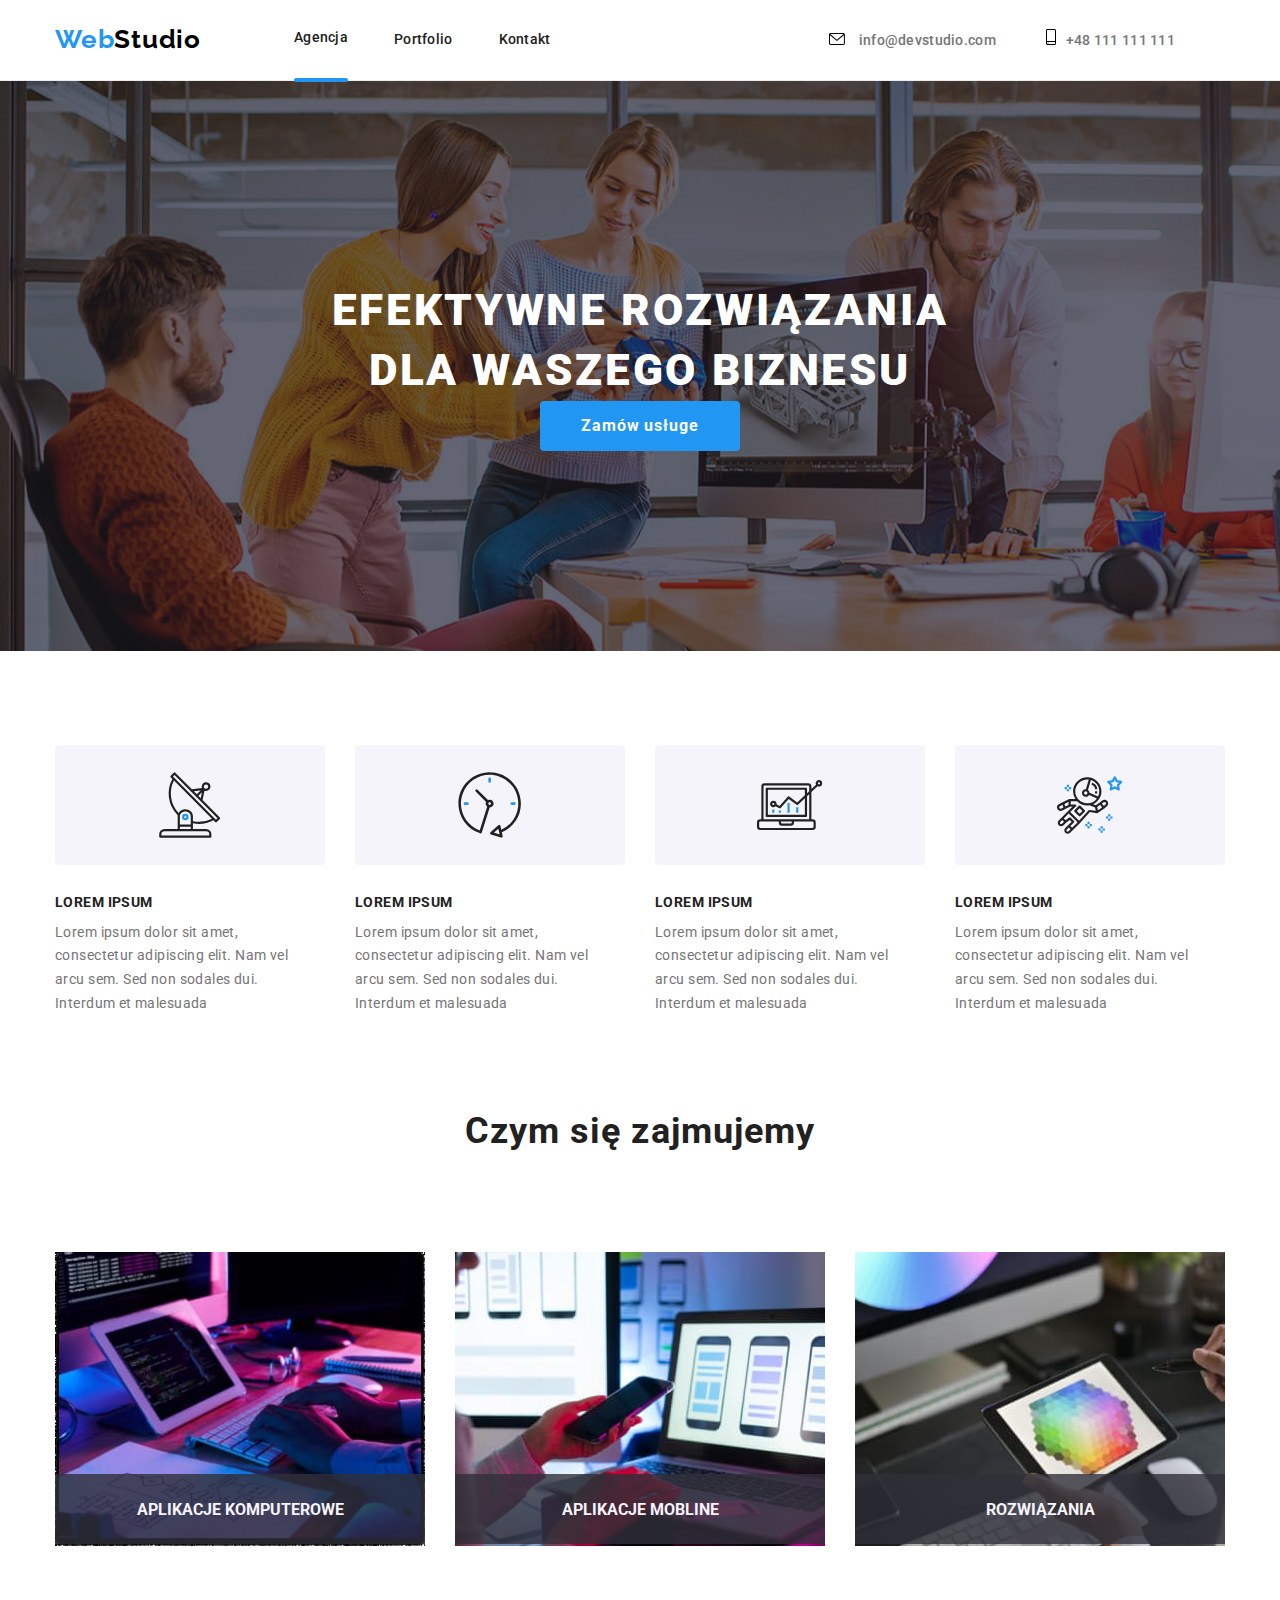
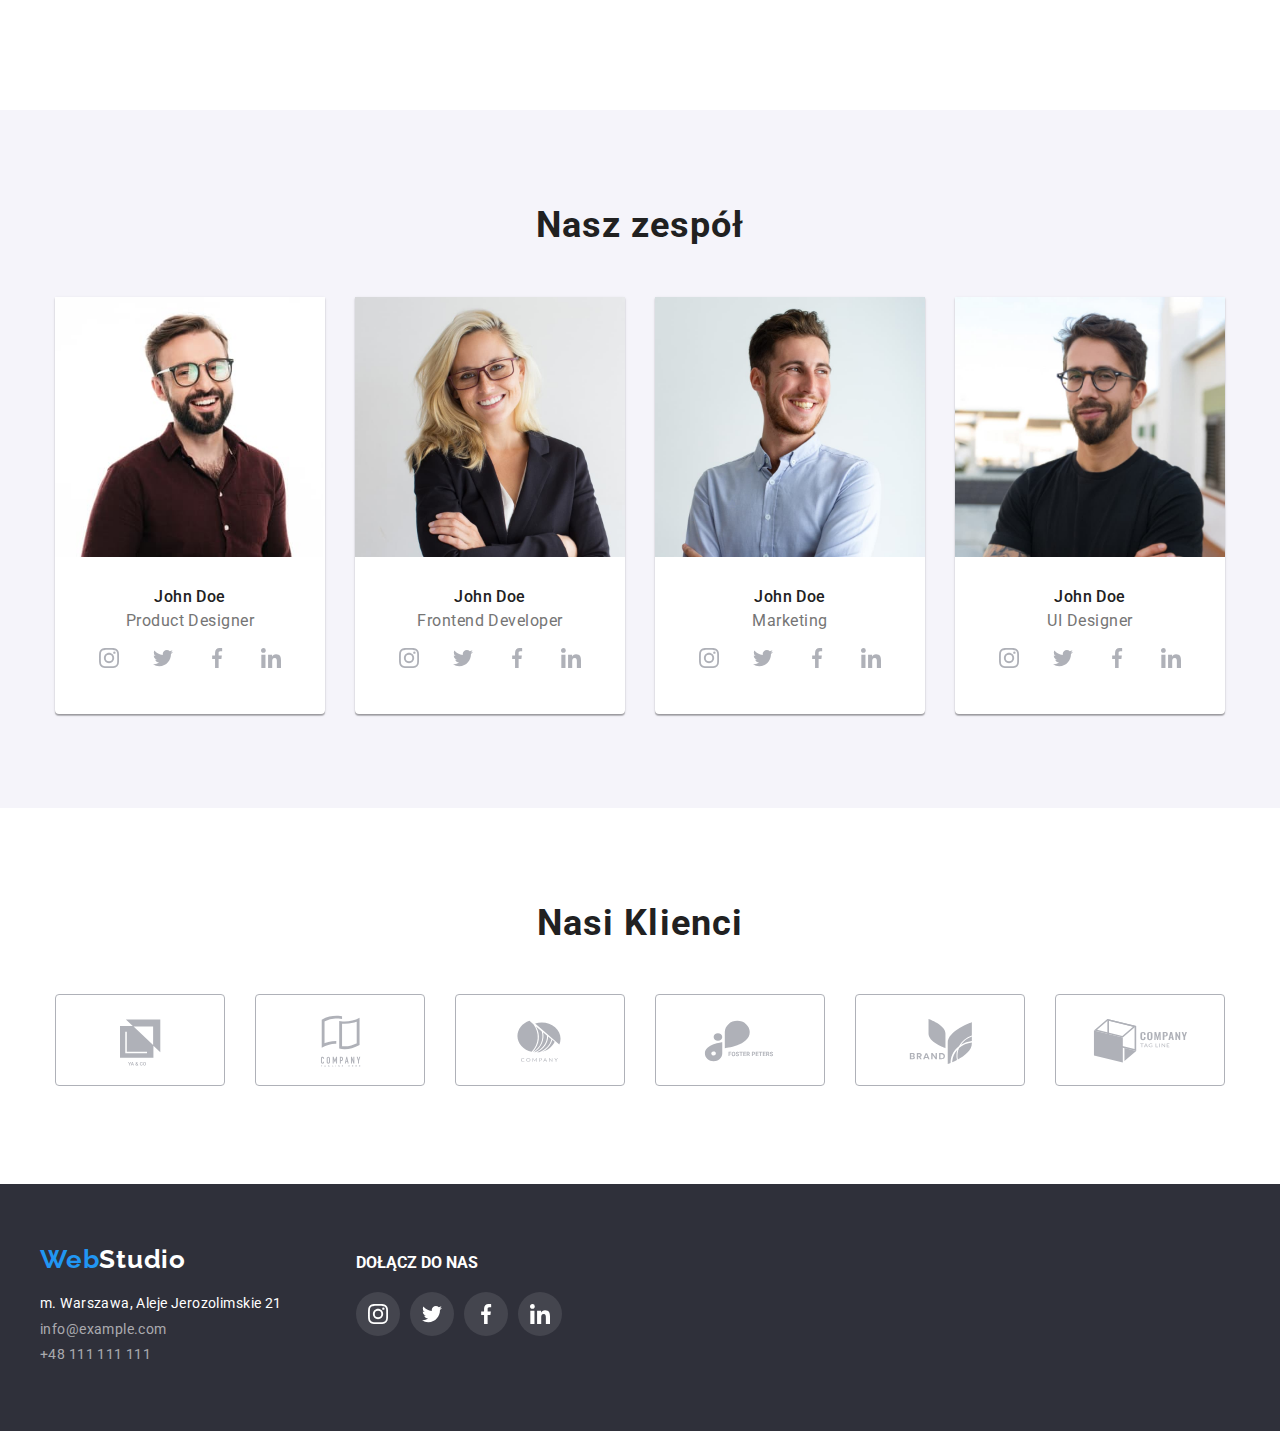
<file: index.html>
<!DOCTYPE html>
<html lang="pl">
  <head>
    <link
      rel="stylesheet"
      href="https://cdnjs.cloudflare.com/ajax/libs/modern-normalize/1.0.0/modern-normalize.min.css"
    />
    <link rel="preconnect" href="https://fonts.googleapis.com" />
    <link rel="preconnect" href="https://fonts.gstatic.com" crossorigin />
    <link
      href="https://fonts.googleapis.com/css2?family=Raleway:wght@700&family=Roboto:ital,wght@0,400;0,500;0,700;1,900&display=swap"
      rel="stylesheet"
    />
    <link href="css/style.css" rel="stylesheet" />

    <title>Zadanie domowe GOIT Polska</title>
    <meta http-equiv="x-ua-compatible" content="ie=edge" />
    <meta charset="utf-8" />
  </head>
  <body>
    <header class="nav-menu">
      <div class="container-top">
      <a class="logo-top" href="index.html">Web<span>Studio</span></a>

      <nav class="flex-nav">
        <ul class="nav">
          <li class="li-nav">
            <a class="navigation page-actives" href="/index.html">Agencja</a>
          </li>
          <li class="li-nav">
            <a class="navigation" href="portfolio.html">Portfolio</a>
          </li>
          <li class="li-nav">
            <a class="navigation" href="index.html">Kontakt</a>
          </li>
        </ul>


      </nav>
      <ul class="li-contact">
        <li>
 

        </li>
        <li >
         
         <a class="top-contact1 icons-header" href="mailto:info@devstudio.com"
            > <svg class="icon-spacing" width="16" height="12">
              <use xlink:href="./images/sprite.svg#email-logo"></use>
          </svg>
            
            info@devstudio.com</a
          >
        </li>
        <li >
          <a class="top-contact icons-header" href="tel:+48111111111"><svg class="icon-spacing" width="10"
            height="16">
            <use xlink:href="./images/sprite.svg#smartphone-logo"></use>
        </svg>+48 111 111 111</a>
        </li>
      </ul>
      </div>
    </header>
    <main>
      <section class="main section img-background">
       
        
        <h1 class="headline">
          EFEKTYWNE ROZWIĄZANIA<br />
          DLA WASZEGO BIZNESU
        </h1>
         <div class="button-main-container">
        <button type="button" class="button-main" data-modal-open >
          <span>Zamów usługe</span>
        </button></div>
      </section>

      <section class="section container">
        <ul class="assets">
          <li>
            <div class="speciality-icons">
              <svg width="65.32" height="70">
                  <use xlink:href="./images/sprite.svg#antenna-logo"></use>
              </svg>
          </div>
            <h3 class="assets-h">LOREM IPSUM</h3>
            <p class="assets-p">
              Lorem ipsum dolor sit amet, consectetur adipiscing elit. Nam vel
              arcu sem. Sed non sodales dui. Interdum et malesuada
            </p>
          </li>

          <li>
            <div class="speciality-icons">
              <svg width="65.32" height="70">
                  <use xlink:href="./images/sprite.svg#clock-logo"></use>
              </svg>
          </div>
            <h3 class="assets-h">LOREM IPSUM</h3>
            <p class="assets-p">
              Lorem ipsum dolor sit amet, consectetur adipiscing elit. Nam vel
              arcu sem. Sed non sodales dui. Interdum et malesuada
            </p>
          </li>
          <li>
            <div class="speciality-icons">
              <svg width="65.32" height="70">
                  <use xlink:href="./images/sprite.svg#diagram-logo"></use>
              </svg>
          </div>
            <h3 class="assets-h">LOREM IPSUM</h3>
            <p class="assets-p">
              Lorem ipsum dolor sit amet, consectetur adipiscing elit. Nam vel
              arcu sem. Sed non sodales dui. Interdum et malesuada
            </p>
          </li>
          <li>
            <div class="speciality-icons">
              <svg width="65.32" height="70">
                  <use xlink:href="./images/sprite.svg#astronaut-logo"></use>
              </svg>
          </div>
            <h3 class="assets-h">LOREM IPSUM</h3>

            <p class="assets-p-last">
              Lorem ipsum dolor sit amet, consectetur adipiscing elit. Nam vel
              arcu sem. Sed non sodales dui. Interdum et malesuada
            </p>
          </li>
        </ul>
      </section>
      <section class=" container main-section">
        <h2 class="main-h">Czym się zajmujemy</h2>
        <ul class="main-cointainer">
          <li class="main-img">
            <figure>
            <img
              src="images/img1.jpg"
              alt="programowanie"
              width="370"
              height="294"
            />
            <figcaption class="picture-description">Aplikacje Komputerowe</figcaption>
          </figure>
          </li>
          <li class="main-img">
            <figure>
            <img
              src="images/img2.jpg"
              alt="projektowanie"
              width="370"
              height="294"
            />
            <figcaption class="picture-description">Aplikacje Mobline</figcaption>
          </figure>
          </li>

          <li class="main-img-last">
            <figure>
            <img
              src="images/img3.jpg"
              alt="kolorowanie"
              width="370"
              height="294"
            />
            <figcaption class="picture-description">Rozwiązania</figcaption>
          </figure>
          </li>
        </ul>
      </section>
      <section class="background-main section">
        <div class="container">
          <h2 class="main-h">Nasz zespół</h2>
          <ul class="team-container">
            <li class="team-li">
              <img
                src="images/person1.jpg"
                alt="Mężczyzna"
                width="270"
                height="260"
              />
              <h3 class="name">John Doe</h3>
              <span class="job">Product Designer</span>
              <ul class="team-card-icons">
                <li>
                    <a href="#">
                        <svg class="card-icons">
                            <use xlink:href="./images/sprite.svg#instagram-logo" width="20" height="20" x="12"
                                y="12"></use>
                        </svg>
                    </a>
                </li>
                <li>
                    <a href="#">
                        <svg class="card-icons">
                            <use xlink:href="./images/sprite.svg#twitter-logo" width="20" height="20" x="12" y="12">
                            </use>
                        </svg>
                    </a>
                </li>
                <li>
                    <a href="#">
                        <svg class="card-icons">
                            <use xlink:href="./images/sprite.svg#facebook-logo" width="20" height="20" x="12" y="12">
                            </use>
                        </svg>
                    </a>
                </li>
                <li>
                    <a href="#">
                        <svg class="card-icons">
                            <use xlink:href="./images/sprite.svg#linkin-logo" width="20" height="20" x="12" y="12">
                            </use>
                        </svg>
                    </a>
                </li>
            </ul>
            </li>

            <li class="team-li">
              <img
                src="images/person2.jpg"
                alt="Kobieta"
                width="270"
                height="260"
              /></span>
              <h3 class="name">John Doe</h3>
              <span class="job">Frontend Developer</span>

              <ul class="team-card-icons">
                <li>
                    <a href="#">
                        <svg class="card-icons">
                            <use xlink:href="./images/sprite.svg#instagram-logo" width="20" height="20" x="12"
                                y="12"></use>
                        </svg>
                    </a>
                </li>
                <li>
                    <a href="#">
                        <svg class="card-icons">
                            <use xlink:href="./images/sprite.svg#twitter-logo" width="20" height="20" x="12" y="12">
                            </use>
                        </svg>
                    </a>
                </li>
                <li>
                    <a href="#">
                        <svg class="card-icons">
                            <use xlink:href="./images/sprite.svg#facebook-logo" width="20" height="20" x="12" y="12">
                            </use>
                        </svg>
                    </a>
                </li>
                <li>
                    <a href="#">
                        <svg class="card-icons">
                            <use xlink:href="./images/sprite.svg#linkin-logo" width="20" height="20" x="12" y="12">
                            </use>
                        </svg>
                    </a>
                </li>
            </ul>
            </li>

            <li class="team-li">
              <img
                src="images/person3.jpg"
                alt="Mężczyzna"
                width="270"
                height="260"
              />
              <h3 class="name">John Doe</h3>
              <span class="job">Marketing</span>
              <ul class="team-card-icons">
                <li>
                    <a href="#">
                        <svg class="card-icons">
                            <use xlink:href="./images/sprite.svg#instagram-logo" width="20" height="20" x="12"
                                y="12"></use>
                        </svg>
                    </a>
                </li>
                <li>
                    <a href="#">
                        <svg class="card-icons">
                            <use xlink:href="./images/sprite.svg#twitter-logo" width="20" height="20" x="12" y="12">
                            </use>
                        </svg>
                    </a>
                </li>
                <li>
                    <a href="#">
                        <svg class="card-icons">
                            <use xlink:href="./images/sprite.svg#facebook-logo" width="20" height="20" x="12" y="12">
                            </use>
                        </svg>
                    </a>
                </li>
                <li>
                    <a href="#">
                        <svg class="card-icons">
                            <use xlink:href="./images/sprite.svg#linkin-logo" width="20" height="20" x="12" y="12">
                            </use>
                        </svg>
                    </a>
                </li>
            </ul>

            </li>
          
            <li class="team-li">
              <img
                src="images/person4.jpg"
                alt="Mężczyzna"
                width="270"
                height="260"
              />
              <h3 class="name">John Doe</h3>
              <span class="job">UI Designer</span>
              <ul class="team-card-icons">
              <li>
                  <a href="#">
                      <svg class="card-icons">
                          <use xlink:href="./images/sprite.svg#instagram-logo" width="20" height="20" x="12"
                              y="12"></use>
                      </svg>
                  </a>
              </li>
              <li>
                  <a href="#">
                      <svg class="card-icons">
                          <use xlink:href="./images/sprite.svg#twitter-logo" width="20" height="20" x="12" y="12">
                          </use>
                      </svg>
                  </a>
              </li>
              <li>
                  <a href="#">
                      <svg class="card-icons">
                          <use xlink:href="./images/sprite.svg#facebook-logo" width="20" height="20" x="12" y="12">
                          </use>
                      </svg>
                  </a>
              </li>
              <li>
                  <a href="#">
                      <svg class="card-icons">
                          <use xlink:href="./images/sprite.svg#linkin-logo" width="20" height="20" x="12" y="12">
                          </use>
                      </svg>
                  </a>
              </li>
          </ul>
            </li>
          </ul>
        </div>
      </section>

      <section class="section-clients">
        <div class="container">
            <h2 class="main-h">Nasi Klienci</h2>
            <ul class="client-logos">
                <li><a href="#">
                        <svg class="client-logo">
                            <use xlink:href="./images/sprite.svg#company-logo-1" width="106" height="60" x="32"
                                y="17"></use>
                        </svg>
                    </a>
                <li><a href="#">
                        <svg class="client-logo">
                            <use xlink:href="./images/sprite.svg#company-logo-2" width="106" height="60" x="32"
                                y="17"></use>
                        </svg>
                    </a>
                </li>
                <li><a href="#">
                        <svg class="client-logo">
                            <use xlink:href="./images/sprite.svg#company-logo-3" width="106" height="60" x="32"
                                y="17"></use>
                        </svg>
                    </a>
                </li>
                <li><a href="#">
                        <svg class="client-logo">
                            <use xlink:href="./images/sprite.svg#company-logo-4" width="106" height="60" x="38"
                                y="17"></use>
                        </svg>
                    </a>
                </li>
                <li><a href="#">
                        <svg class="client-logo">
                            <use xlink:href="./images/sprite.svg#company-logo-5" width="106" height="60" x="32"
                                y="17"></use>
                        </svg>
                    </a>
                </li>
                <li><a href="#">
                        <svg class="client-logo">
                            <use xlink:href="./images/sprite.svg#company-logo-6" width="106" height="60" x="32"
                                y="17"></use>
                        </svg>
                    </a>
                </li>
            </ul>
        </div>
    </section>





    </main>
    <footer class="footer">
     
      <section class="container-footer">
        
        <div class="footer-contacts">
        <a class="logo" href="index.html"
          >Web<span class="logo-bottom">Studio</span></a
        >

        <address>
          <ul>
            <li class="address-bottom">m. Warszawa, Aleje Jerozolimskie 21</li>
            <li>
              <a class="contact-bottom" href="mailto:info@example.com">
                info@example.com</a
              >
            </li>
            <li>
              <a class="contact-bottom" href="tel:+48111111111"
                >+48 111 111 111</a
              >
            </li>
          </ul>
        </address>
      </div>
        <div>
          <h4 class="footer-header">Dołącz do Nas</h4>
          <ul class="footer-icons">
              <li>
                  <a href="#">
                      <svg class="footer-icon">
                          <use xlink:href="./images/sprite.svg#instagram-logo" width="20" height="20" x="12"
                              y="12"></use>
                      </svg>
                  </a>
              </li>
              <li>
                  <a href="#">
                      <svg class="footer-icon">
                          <use xlink:href="./images/sprite.svg#twitter-logo" width="20" height="20" x="12" y="12">
                          </use>
                      </svg>
                  </a>
              </li>
              <li>
                  <a href="#">
                      <svg class="footer-icon">
                          <use xlink:href="./images/sprite.svg#facebook-logo" width="20" height="20" x="12" y="12">
                          </use>
                      </svg>
                  </a>
              </li>
              <li>
                  <a href="#">
                      <svg class="footer-icon">
                          <use xlink:href="./images/sprite.svg#linkin-logo" width="20" height="20" x="12" y="12">
                          </use>
                      </svg>
                  </a>
              </li>
          </ul>
      </div>
    </div>
  </div>

      </section>
    </footer>

    <div class="backdrop is-hidden" data-modal>
      <div class="modal">
          <button type="button" class="close-btn" data-modal-close><svg class="close-area">
                  <use xlink:href="./images/sprite.svg#x" width="11px" height="11px" x="3" y="7.5"></use>
              </svg>
          </button>
      </div>
  </div>

    <script src="./js/modal.js">
    </script>
  </body>
</html>
</file>
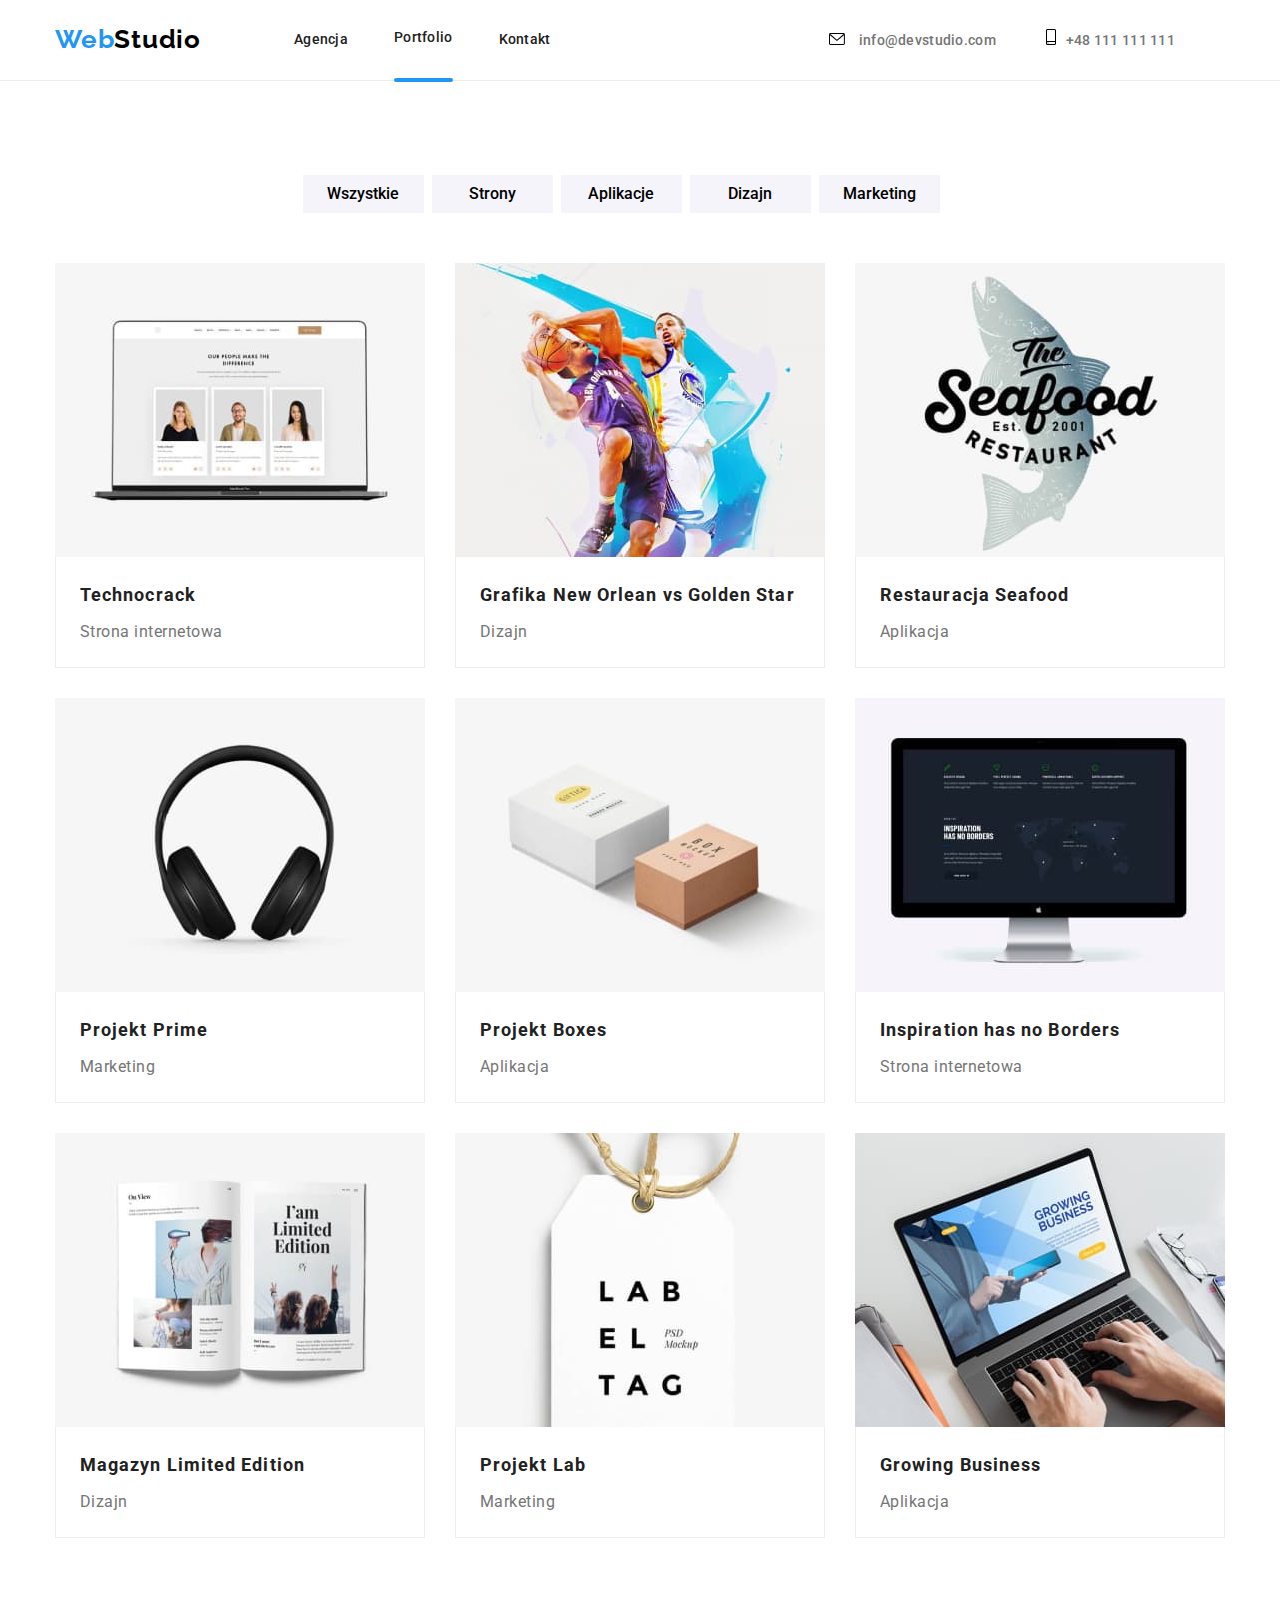
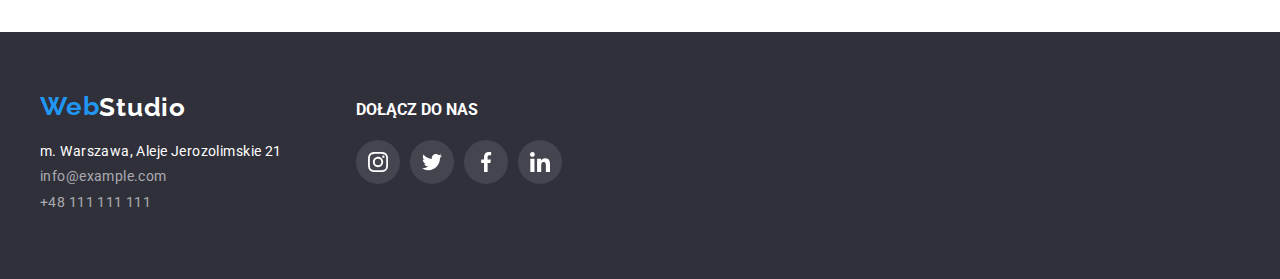
<file: portfolio.html>
<!DOCTYPE html>
<html lang="pl">
  <head>
    <link
      rel="stylesheet"
      href="https://cdnjs.cloudflare.com/ajax/libs/modern-normalize/1.0.0/modern-normalize.min.css"
    />
    <link rel="preconnect" href="https://fonts.googleapis.com" />
    <link rel="preconnect" href="https://fonts.gstatic.com" crossorigin />
    <link
      href="https://fonts.googleapis.com/css2?family=Raleway:wght@700&family=Roboto:ital,wght@0,400;0,500;0,700;1,900&display=swap"
      rel="stylesheet"
    />
    <link href="css/style.css" rel="stylesheet" />

    <title>Zadanie domowe GOIT Polska</title>
    <meta http-equiv="x-ua-compatible" content="ie=edge" />
    <meta charset="utf-8" />
  </head>
  <body>
    <header class="nav-menu">
      <div class="container-top">
      <a class="logo-top" href="index.html">Web<span>Studio</span></a>

      <nav class="flex-nav">
        <ul class="nav">
          <li class="li-nav">
            <a class="navigation" href="index.html">Agencja</a>
          </li>
          <li class="li-nav">
            <a class="navigation page-actives" href="portfolio.html">Portfolio</a>
          </li>
          <li class="li-nav">
            <a class="navigation" href="index.html">Kontakt</a>
          </li>
        </ul>


      </nav>
      <ul class="li-contact">
        <li>
 

        </li>
        <li >
         
         <a class="top-contact1 icons-header" href="mailto:info@devstudio.com"
            > <svg class="icon-spacing" width="16" height="12">
              <use xlink:href="./images/sprite.svg#email-logo"></use>
          </svg>
            
            info@devstudio.com</a
          >
        </li>
        <li >
          <a class="top-contact icons-header" href="tel:+48111111111"><svg class="icon-spacing" width="10"
            height="16">
            <use xlink:href="./images/sprite.svg#smartphone-logo"></use>
        </svg>+48 111 111 111</a>
        </li>
      </ul>
      </div>
    </header>

    <main>
      <section>
        <ul class="buttons-container">
          <li class="button-li">
            <button type="button" class="button">Wszystkie</button>
          </li>
          <li class="button-li">
            <button type="button" class="button">Strony</button>
          </li>
          <li class="button-li">
            <button type="button" class="button">Aplikacje</button>
          </li>
          <li class="button-li">
            <button type="button" class="button">Dizajn</button>
          </li>
          <li>
            <button type="button" class="button">Marketing</button>
          </li>
        </ul>
      </section>

      <section class="container section-portfolio">
        <ul class="card-set">
          <li class="portfolio-description">
            
          <div class="product-info">
            <div class="product-anime">
                <p>
                    Technocrack jest popularną<br>
                    platformą wykorzystywaną do<br>
                    rozpowszechniania koronawirusa.<br>
                    Firmy wykorzystują tę platformę do<br>
                    celów szpiegowskich i ataków na<br>
                    niezabezpieczone serwery <br>konkurencji.
                </p>
              </div>
            </div>
                   <img 
              src="images/portfolio1.jpg"
              alt="Strona internetowa"
              width="370"
              height="294"
            />
            <div class="icon-border">
              <h3 class="portfolio-h">Technocrack</h3>
              <p class="portfolio-p">Strona internetowa</p>
            </div>
       
          </li>
          <li class="portfolio-description">
            <div class="product-info">
              <div class="product-anime">
                  <p>
                      Technocrack jest popularną<br>
                      platformą wykorzystywaną do<br>
                      rozpowszechniania koronawirusa.<br>
                      Firmy wykorzystują tę platformę do<br>
                      celów szpiegowskich i ataków na<br>
                      niezabezpieczone serwery <br>konkurencji.
                  </p>
              </div>
          </div>
            <img
              src="images/portfolio2.jpg"
              alt="Koszykarze"
              width="370"
              height="294"
            />
            <div class="icon-border">
              <h3 class="portfolio-h">Grafika New Orlean vs Golden Star</h3>
              <p class="portfolio-p">Dizajn</p>
            </div>
          </li>

          <li class="portfolio-description class=icon-border">
            <div class="product-info">
              <div class="product-anime">
                  <p>
                      Technocrack jest popularną<br>
                      platformą wykorzystywaną do<br>
                      rozpowszechniania koronawirusa.<br>
                      Firmy wykorzystują tę platformę do<br>
                      celów szpiegowskich i ataków na<br>
                      niezabezpieczone serwery <br>konkurencji.
                  </p>
              </div>
          </div>
            <img
              src="images/portfolio3.jpg"
              alt="Logo restauracji"
              width="370"
              height="294"
            />
            <div class="icon-border">
              <h3 class="portfolio-h">Restauracja Seafood</h3>
              <p class="portfolio-p">Aplikacja</p>
            </div>
          </li>

          <li class="portfolio-description">
            <div class="product-info">
              <div class="product-anime">
                  <p>
                      Technocrack jest popularną<br>
                      platformą wykorzystywaną do<br>
                      rozpowszechniania koronawirusa.<br>
                      Firmy wykorzystują tę platformę do<br>
                      celów szpiegowskich i ataków na<br>
                      niezabezpieczone serwery <br>konkurencji.
                  </p>
              </div>
          </div>
            <img
              src="images/portfolio4.jpg"
              alt="Słuchawki"
              width="370"
              height="294"
            />
            <div class="icon-border">
              <h3 class="portfolio-h">Projekt Prime</h3>
              <p class="portfolio-p">Marketing</p>
            </div>
          </li>

          <li class="portfolio-description">
            <div class="product-info">
              <div class="product-anime">
                  <p>
                      Technocrack jest popularną<br>
                      platformą wykorzystywaną do<br>
                      rozpowszechniania koronawirusa.<br>
                      Firmy wykorzystują tę platformę do<br>
                      celów szpiegowskich i ataków na<br>
                      niezabezpieczone serwery <br>konkurencji.
                  </p>
              </div>
          </div>
            <img
              src="images/portfolio5.jpg"
              alt="Pudełka"
              width="370"
              height="294"
            />
            <div class="icon-border">
              <h3 class="portfolio-h">Projekt Boxes</h3>
              <p class="portfolio-p">Aplikacja</p>
            </div>
          </li>

          <li class="portfolio-description">
            <div class="product-info">
              <div class="product-anime">
                  <p>
                      Technocrack jest popularną<br>
                      platformą wykorzystywaną do<br>
                      rozpowszechniania koronawirusa.<br>
                      Firmy wykorzystują tę platformę do<br>
                      celów szpiegowskich i ataków na<br>
                      niezabezpieczone serwery <br>konkurencji.
                  </p>
              </div>
          </div>
            <img
              src="images/portfolio6.jpg"
              alt="Monitor"
              width="370"
              height="294"
            />
            <div class="icon-border">
              <h3 class="portfolio-h">Inspiration has no Borders</h3>
              <p class="portfolio-p">Strona internetowa</p>
            </div>
          </li>

          <li class="portfolio-description">
            <div class="product-info">
              <div class="product-anime">
                  <p>
                      Technocrack jest popularną<br>
                      platformą wykorzystywaną do<br>
                      rozpowszechniania koronawirusa.<br>
                      Firmy wykorzystują tę platformę do<br>
                      celów szpiegowskich i ataków na<br>
                      niezabezpieczone serwery <br>konkurencji.
                  </p>
              </div>
          </div>
            <img
              src="images/portfolio7.jpg"
              alt="Gazeta"
              width="370"
              height="294"
            />
            <div class="icon-border">
              <h3 class="portfolio-h">Magazyn Limited Edition</h3>
              <p class="portfolio-p">Dizajn</p>
            </div>
          </li>

          <li class="portfolio-description">
            <div class="product-info">
              <div class="product-anime">
                  <p>
                      Technocrack jest popularną<br>
                      platformą wykorzystywaną do<br>
                      rozpowszechniania koronawirusa.<br>
                      Firmy wykorzystują tę platformę do<br>
                      celów szpiegowskich i ataków na<br>
                      niezabezpieczone serwery <br>konkurencji.
                  </p>
              </div>
          </div>
            <img
              src="images/portfolio8.jpg"
              alt="Słuchawki"
              width="370"
              height="294"
            />
            <div class="icon-border">
              <h3 class="portfolio-h">Projekt Lab</h3>
              <p class="portfolio-p">Marketing</p>
            </div>
          </li>

          <li class="portfolio-description">
            <div class="product-info">
              <div class="product-anime">
                  <p>
                      Technocrack jest popularną<br>
                      platformą wykorzystywaną do<br>
                      rozpowszechniania koronawirusa.<br>
                      Firmy wykorzystują tę platformę do<br>
                      celów szpiegowskich i ataków na<br>
                      niezabezpieczone serwery <br>konkurencji.
                  </p>
              </div>
          </div>
            <img
              src="images/portfolio9.jpg"
              alt="Laptop"
              width="370"
              height="294"
            />
            <div class="icon-border">
              <h3 class="portfolio-h">Growing Business</h3>
              <p class="portfolio-p">Aplikacja</p>
            </div>
          </li>
        </ul>
      </section>
    </main>
    <footer class="footer">
     
      <section class="container-footer">
        
        <div class="footer-contacts">
        <a class="logo" href="index.html"
          >Web<span class="logo-bottom">Studio</span></a
        >

        <address>
          <ul>
            <li class="address-bottom">m. Warszawa, Aleje Jerozolimskie 21</li>
            <li>
              <a class="contact-bottom" href="mailto:info@example.com">
                info@example.com</a
              >
            </li>
            <li>
              <a class="contact-bottom" href="tel:+48111111111"
                >+48 111 111 111</a
              >
            </li>
          </ul>
        </address>
      </div>
        <div>
          <h4 class="footer-header">Dołącz do Nas</h4>
          <ul class="footer-icons">
              <li>
                  <a href="#">
                      <svg class="footer-icon">
                          <use xlink:href="./images/sprite.svg#instagram-logo" width="20" height="20" x="12"
                              y="12"></use>
                      </svg>
                  </a>
              </li>
              <li>
                  <a href="#">
                      <svg class="footer-icon">
                          <use xlink:href="./images/sprite.svg#twitter-logo" width="20" height="20" x="12" y="12">
                          </use>
                      </svg>
                  </a>
              </li>
              <li>
                  <a href="#">
                      <svg class="footer-icon">
                          <use xlink:href="./images/sprite.svg#facebook-logo" width="20" height="20" x="12" y="12">
                          </use>
                      </svg>
                  </a>
              </li>
              <li>
                  <a href="#">
                      <svg class="footer-icon">
                          <use xlink:href="./images/sprite.svg#linkin-logo" width="20" height="20" x="12" y="12">
                          </use>
                      </svg>
                  </a>
              </li>
          </ul>
      </div>
    </div>
  </div>

      </section>
    </footer>
  </body>
</html>
</file>
<file: css/style.css>
:root {
  --button-color: #f5f4fa;
  --h-color: #212121;
  --p-color: #757575;
  --hover-links-color: #2196f3;
  --semi-text-color: #ffffff;
  --iconcolor: #afb1b8;
  --footericon: rgba(255, 255, 255, 0.1);
  --background-main: #2f303a66;
  --darkgrey: #2f303a;
  --backgroundbackdrop: rgba(0, 0, 0, 0.2);
}

img {
  display: block;
}

* {
  box-sizing: border-box;
}
a {
  text-decoration: none;
  margin: 0;
  padding: 0;
}
ul {
  list-style-type: none;
}

ul,
p,
h1,
h2,
h3,
h4 {
  margin: 0;
  padding: 0;
}

body {
  font-family: "Roboto", "Raleway", sans-serif;
  color: var(--p-color);
}

.container-top {
  display: flex;
  max-width: 1200px;
  width: 100%;
  padding: 0 15px;
  margin: 0 auto;
  align-items: center;
}
.container {
  display: block;
  padding: 0 15px;
  width: 1200px;
  margin: 0 auto;
}

.container-footer {
  display: flex;

  width: 1200px;
  margin: 0 auto;
  align-items: baseline;
}

.section {
  padding-top: 94px;
  padding-bottom: 94px;
}

.footer-contacts {
  width: 246px;
}
.main-section {
}

.section-portfolio {
  padding-top: 50px;
  padding-bottom: 94px;
}

.nav-menu {
  background: var(--semi-text-color);

  line-height: 1.19;
  color: var(--h-color);
  display: flex;
  padding: 24px 0px 25px 0px;
  border-bottom: solid 1px #ececec;
}
.logo > span {
  align-items: center;
  display: flex;
  color: var(--h-color);
}

.logo-top {
  display: flex;
  font-family: "Raleway";
  font-weight: 700;
  font-size: 26px;
  align-items: center;
  letter-spacing: 0.03em;
  color: var(--hover-links-color);
  /* margin-left: auto; */
}
.logo-top > span {
  color: black;
}

.flex-nav {
  display: flex;
  /* padding: 32px 0; */
  margin-left: 93px;
  justify-content: space-between;
}

.li-nav {
  padding-right: 46px;
}
.icon {
  margin-left: 12px;
  margin-right: 12px;
  border: 2px dashed #2a2a2a;
  /* border-radius: 8px; */
  fill: none;
}

.svg-header {
  margin-right: 10px;
}

.nav {
  line-height: 1.14;
  display: flex;
  align-items: center;
  justify-content: space-between;
  /* margin-left: 93px; */
}
.navigation {
  font-weight: 500;
  font-size: 14px;
  letter-spacing: 0.02em;
  color: var(--h-color);
  line-height: 1.14;
  transition: 250ms cubic-bezier(0.4, 0, 0.2, 1);
  transition-property: color;
}

.navigation:hover {
  color: var(--hover-links-color);
}

.navigation:focus {
  color: var(--hover-links-color);
}

.navigation:active {
  color: var(--hover-links-color);
}

.img-background {
  display: flex;
  max-width: 1600px;
  max-height: 600px;
  margin: auto;
  background-image: linear-gradient(
      rgba(47, 48, 58, 0.4),
      rgba(47, 48, 58, 0.4),
      rgba(47, 48, 58, 0.4),
      rgba(47, 48, 58, 0.4)
    ),
    url("../images/background.jpg");
  background-repeat: no-repeat;

  background-color: var(--background-main);

  color: var(--semi-text-color);
}
.li-contact {
  display: flex;
  gap: 50px;
  align-items: center;
  padding-right: 50px;
  margin-left: auto;
}

.top-contact1 {
  font-weight: 500;
  font-size: 14px;
  line-height: 1.14;
  letter-spacing: 0.02em;
  color: var(--p-color);
  margin-left: auto;
}
.top-contact {
  width: 115px;
  font-weight: 500;
  font-size: 14px;
  line-height: 1.14;
  letter-spacing: 0.02em;
  color: var(--p-color);
  transition: 250ms cubic-bezier(0.4, 0, 0.2, 1);
  transition-property: fill, color;
}
.top-contact:hover {
  color: var(--hover-links-color);
}
.top-contact1:hover {
  color: var(--hover-links-color);
}

.main {
  /* background: #2f303a; */
  display: flex;
  align-items: center;
  justify-content: center;
  flex-direction: column;
  padding: 200px 0;
}

.headline {
  font-weight: 900;
  font-size: 44px;
  line-height: 1.36;
  text-align: center;
  letter-spacing: 0.06em;
  text-transform: uppercase;
  color: var(--semi-text-color);
  /* padding-top: 200px;
  padding-bottom: 30px; */
}

.button {
  width: 121px;
  height: 38px;
  border: none;
  padding: 6px 22px;
  background: var(--button-color);
  align-content: center;
  margin-right: 8px;
  font-weight: 500;
  transition: 250ms cubic-bezier(0.4, 0, 0.2, 1);
}

.buttons-container {
  display: flex;
  align-items: center;
  /* justify-content: space-between; */
  /* margin-left: 532px; */
  padding-top: 94px;
  padding-right: 30px;
  justify-content: center;
  margin-left: auto;
}

.button:hover {
  cursor: pointer;
  color: var(--semi-text-color);
  background-color: var(--hover-links-color);
  /* shadow-middle */
  box-shadow: 0px 3px 1px rgba(0, 0, 0, 0.1), 0px 1px 2px rgba(0, 0, 0, 0.08),
    0px 2px 2px rgba(0, 0, 0, 0.12);
}

.button-main {
  background-color: var(--hover-links-color);
  border-radius: 4px;
  border-style: none;
  width: 200px;
  height: 50px;
  color: var(--button-color);
  cursor: pointer;
  font-size: 16px;
  font-weight: 700;
  font-family: "Roboto";
  transition: 250ms cubic-bezier(0.4, 0, 0.2, 1);
  transition-property: background-color, transform;
}

.button-main:hover {
  box-shadow: 2px 2px 10px var(--darkgrey);
  background-color: var(--p-color);
  transform: scale(1.05) translateY(0.125rem);
}

.buttons-container :hover {
  cursor: pointer;
}
.button-main-container :hover {
  cursor: pointer;
}

.button-main > span {
  font-weight: 700;
  font-size: 16px;
  line-height: 1.875;
  color: var(--semi-text-color);
  align-items: center;
  letter-spacing: 0.06em;
}

.assets {
  display: flex;
  gap: 30px;
  justify-content: center;
}

.button-li {
  display: flex;
  align-items: center;
  justify-content: center;
}

.assets-h {
  font-size: 14px;
  line-height: 1.14;
  letter-spacing: 0.03em;
  text-transform: uppercase;

  color: var(--h-color);
}

.assets-p {
  font-size: 14px;
  line-height: 1.71;
  /* or 171% */
  padding-right: 30px;
  padding-top: 10px;
  letter-spacing: 0.03em;
}
.assets-p-last {
  font-size: 14px;
  line-height: 1.71;
  /* or 171% */
  padding-right: 30px;
  padding-top: 10px;
  letter-spacing: 0.03em;
}

.card-set {
  display: flex;
  flex-wrap: wrap;
  gap: 30px;
  margin-left: 215px;
  align-items: center;
  /* justify-content: center; */
  margin: 0 auto;
  /* text-align: center; */
}

.portfolio-h {
  display: flex;
  font-size: 18px;
  letter-spacing: 0.06em;
  line-height: 2;
  color: var(--h-color);
  text-align: left;
  justify-content: left;
  padding-left: 24px;
  padding-top: 20px;
}
.portfolio-p {
  display: flex;
  text-align: left;
  justify-content: left;
  padding-left: 24px;
  padding-bottom: 20px;
  padding-top: 4px;
}
.icon-border {
  border-bottom: 1px solid #eeeeee;
  border-right: 1px solid #eeeeee;
  border-left: 1px solid #eeeeee;
}
.portfolio-description {
  overflow: hidden;
  font-size: 16px;
  line-height: 1.875;
  /* border: 1px solid #eeeeee; */
  /* identical to box height, or 188% */
  flex-basis: calc((100% - 60px) / 3);
  letter-spacing: 0.03em;
  text-align: center;
  color: var(--p-color);
  background: #ffffff;
  transition: 250ms cubic-bezier(0.4, 0, 0.2, 1);
  transition-property: box-shadow;
}

.portfolio-description:hover {
  cursor: pointer;
  box-shadow: 1px 4px 6px 0px rgba(0, 0, 0, 0.16);
}

.background-main {
  background-color: #f5f4fa;
}

.main-h {
  display: flex;
  justify-content: center;

  font-size: 36px;
  line-height: 1.17;
  text-align: center;
  letter-spacing: 0.03em;
  color: var(--h-color);
  padding-bottom: 50px;
}

.main-cointainer {
  display: flex;
  justify-content: center;
}

.main-img {
  padding-right: 30px;
  padding-top: 50px;
  padding-bottom: 94px;
  display: flex;
  gap: 30px;
}

.main-img-last {
  padding-top: 50px;
  display: flex;
}

.team-container {
  display: flex;
  flex-direction: row;
  justify-content: center;
  gap: 30px;
}

.team-li {
  display: flex;
  flex-direction: column;
  align-items: center;
  background-color: white;

  /* padding-bottom: 30px;
  padding-right: 30px; */
  box-shadow: 0px 1px 3px rgba(0, 0, 0, 0.12), 0px 1px 1px rgba(0, 0, 0, 0.14),
    0px 2px 1px rgba(0, 0, 0, 0.2);
  border-radius: 0px 0px 4px 4px;
}

.team-li-last {
  display: flex;
  flex-direction: column;
  align-items: center;
  background-color: white;
  padding-bottom: 30px;
}

.name {
  font-weight: 500;
  font-size: 16px;
  line-height: 1.1875;

  text-align: center;
  letter-spacing: 0.03em;

  color: var(--h-color);
  padding-top: 30px;
}
.job {
  display: flex;
  align-items: center;
  font-size: 16px;
  line-height: 1.875;
  /* padding-bottom: 30px; */
  text-align: center;
  letter-spacing: 0.03em;
}

.footer {
  background: #2f303a;
  color: var(--semi-text-color);
  padding: 60px 0;
}

/* .footer-items {
  margin-left: 215px;
} */
.logo {
  display: flex;
  font-family: "Raleway";
  font-weight: 700;
  font-size: 26px;
  align-items: center;
  letter-spacing: 0.03em;
  color: var(--hover-links-color);
  padding-bottom: 20px;
}

.logo > span {
  color: var(--semi-text-color);
  line-height: 1.19;
  display: flex;
}
.address-bottom {
  font-size: 14px;
  font-style: normal;
  letter-spacing: 0.03em;
  line-height: 1.17;
  color: var(--semi-text-color);
  padding-bottom: 9px;
}

.contact-bottom {
  display: flex;
  font-style: normal;
  font-size: 14px;
  line-height: 1.17;

  letter-spacing: 0.03em;
  padding-bottom: 9px;

  color: rgba(255, 255, 255, 0.6);
  transition: 250ms cubic-bezier(0.4, 0, 0.2, 1);
  transition-property: color;
}
.contact-bottom:hover {
  color: var(--hover-links-color);
  cursor: pointer;
}

.phone-bottom {
  padding-top: 9px;
  font-size: 14px;
  line-height: 1.17;

  letter-spacing: 0.03em;

  color: rgba(255, 255, 255, 0.6);
  transition: 250ms cubic-bezier(0.4, 0, 0.2, 1);
  transition-property: color;
}
.phone-bottom:hover {
  color: var(--hover-links-color);
  cursor: pointer;
}

.footer-container {
  display: flex;
  flex-direction: row;
  gap: 30;
  color: var(--white);
  margin-left: 215px;
}

/*SVG- images style*/

.icons-header {
  justify-content: center;
  align-items: center;
  fill: var(--grey);
  transition: 250ms cubic-bezier(0.4, 0, 0.2, 1);
  transition-property: color, fill;
}
.icon-spacing {
  margin-right: 10px;
}
.icons-header:hover {
  fill: var(--hover-links-color);
}

.speciality-icons {
  background-color: var(--button-color);
  width: 270px;
  height: 120px;
  border-radius: 4px;
  display: flex;
  justify-content: center;
  align-items: center;
  margin-bottom: 30px;
}

.team-card-icons {
  display: flex;
  gap: 10px;
  margin-bottom: 30px;
  justify-content: center;
}

.card-icons {
  height: 44px;
  width: 44px;
  background-color: var(--semi-text-color);
  fill: var(--iconcolor);
  border-radius: 50%;
  transition: 250ms cubic-bezier(0.4, 0, 0.2, 1);
  transition-property: fill, background-color;
}

.card-icons:hover {
  fill: var(--semi-text-color);
  cursor: pointer;
  background-color: var(--hover-links-color);
  border-color: var(--hover-links-color);
}

.section-clients {
  padding: 94px 0;
  display: flex;
  justify-content: center;
  align-items: center;
  flex-direction: column;
  background-color: var(--semi-text-color);
}

.client-logos {
  display: flex;
  gap: 30px;
  list-style: none;
}

.client-logo {
  height: 92px;
  width: 170px;
  border-radius: 4px;
  color: var(--iconcolor);
  border: 1px solid rgba(175, 177, 184, 1);
  fill: var(--iconcolor);
  transition: 250ms cubic-bezier(0.4, 0, 0.2, 1);
  transition-property: fill, border-color;
}
.client-logo:hover {
  border-color: var(--hover-links-color);
  fill: var(--hover-links-color);
}

.footer-header {
  display: column;
  font-weight: 700;
  color: var(--semi-text-color);
  text-transform: uppercase;
  margin-left: 70px;
  margin-bottom: 20px;
}

.footer-contacts {
  width: 246px;
}

.footer-icons {
  display: flex;
  list-style: none;
  margin-left: 70px;
  gap: 10px;
  padding: 0;
}

.footer-icon {
  height: 44px;
  width: 44px;
  border-radius: 50%;
  background-color: var(--footericon);
  fill: var(--semi-text-color);
  transition: 250ms cubic-bezier(0.4, 0, 0.2, 1);
  transition-property: background-color;
}
.footer-icon:hover {
  background-color: var(--hover-links-color);
}

.backdrop {
  position: fixed;
  left: 0;
  top: 0;
  width: 100%;
  height: 100%;
  background-color: var(--backgroundbackdrop);
  transition: all 250ms ease-in;
}
.modal {
  position: absolute;
  top: 50%;
  left: 50%;
  transform: translate(-50%, -50%);
  width: 528px;
  height: 581px;
  background-color: var(--button-color);
}
.close-btn {
  position: absolute;
  top: 8px;
  right: 8px;
  background-color: var(--button-color);
  border: 1px solid rgba(0, 0, 0, 0.1);
  border-radius: 50%;
  cursor: pointer;
  width: 30px;
  height: 30px;
}

.is-hidden {
  opacity: 0;
  visibility: hidden;
  pointer-events: none;
  transition: 250ms ease-in;
  transition-property: visibility;
}

.picture-description {
  color: var(--button-color);
  font-weight: 700;
  background-color: rgba(47, 48, 58, 0.8);
  height: 70px;
  font-family: Roboto;
  text-align: center;
  position: relative;
  text-transform: uppercase;
  padding: 27px 0;
  top: -72px;
}
figure {
  margin: 0;
}

/* Portfolio anime product - zadanie domowe numer 5*/

.product-info {
  position: absolute;
  max-width: 370px;
  max-height: 294px;
  overflow: hidden;
  transition: 250ms cubic-bezier(0.4, 0, 0.2, 1);
  transition-property: transform;
}

.product-anime {
  transition: 250ms cubic-bezier(0.4, 0, 0.2, 1);
  transform: translateY(100%);
  background-color: rgba(33, 150, 243, 0.9);
  display: inline-block;
  position: relative;
  width: 374px;
  height: 295px;
  color: var(--button-color);
  font-size: 18px;
  line-height: 1.6;
  padding-left: 24px;
  padding-top: 20px;
  text-align: left;
  transition-property: transform;
  max-width: 370px;
  max-height: 294px;
}
.portfolio-description:hover .product-anime {
  transform: translateY(0);
}

.transform {
  transform: translateY(0);
  transition: 250ms cubic-bezier(0.4, 0, 0.2, 1);
  transform: translateY(100%);
  background-color: rgba(33, 150, 243, 0.9);
  display: inline-block;
  position: relative;
}

.page-actives::after {
  content: "";
  display: block;
  width: 100%;
  height: 4px;
  bottom: 0;
  left: 0;
  background-color: var(--hover-links-color);
  transform: translateY(31px);
  border-radius: 2px;
}

.close-area {
  height: 20px;
  width: 20px;
}
</file>
